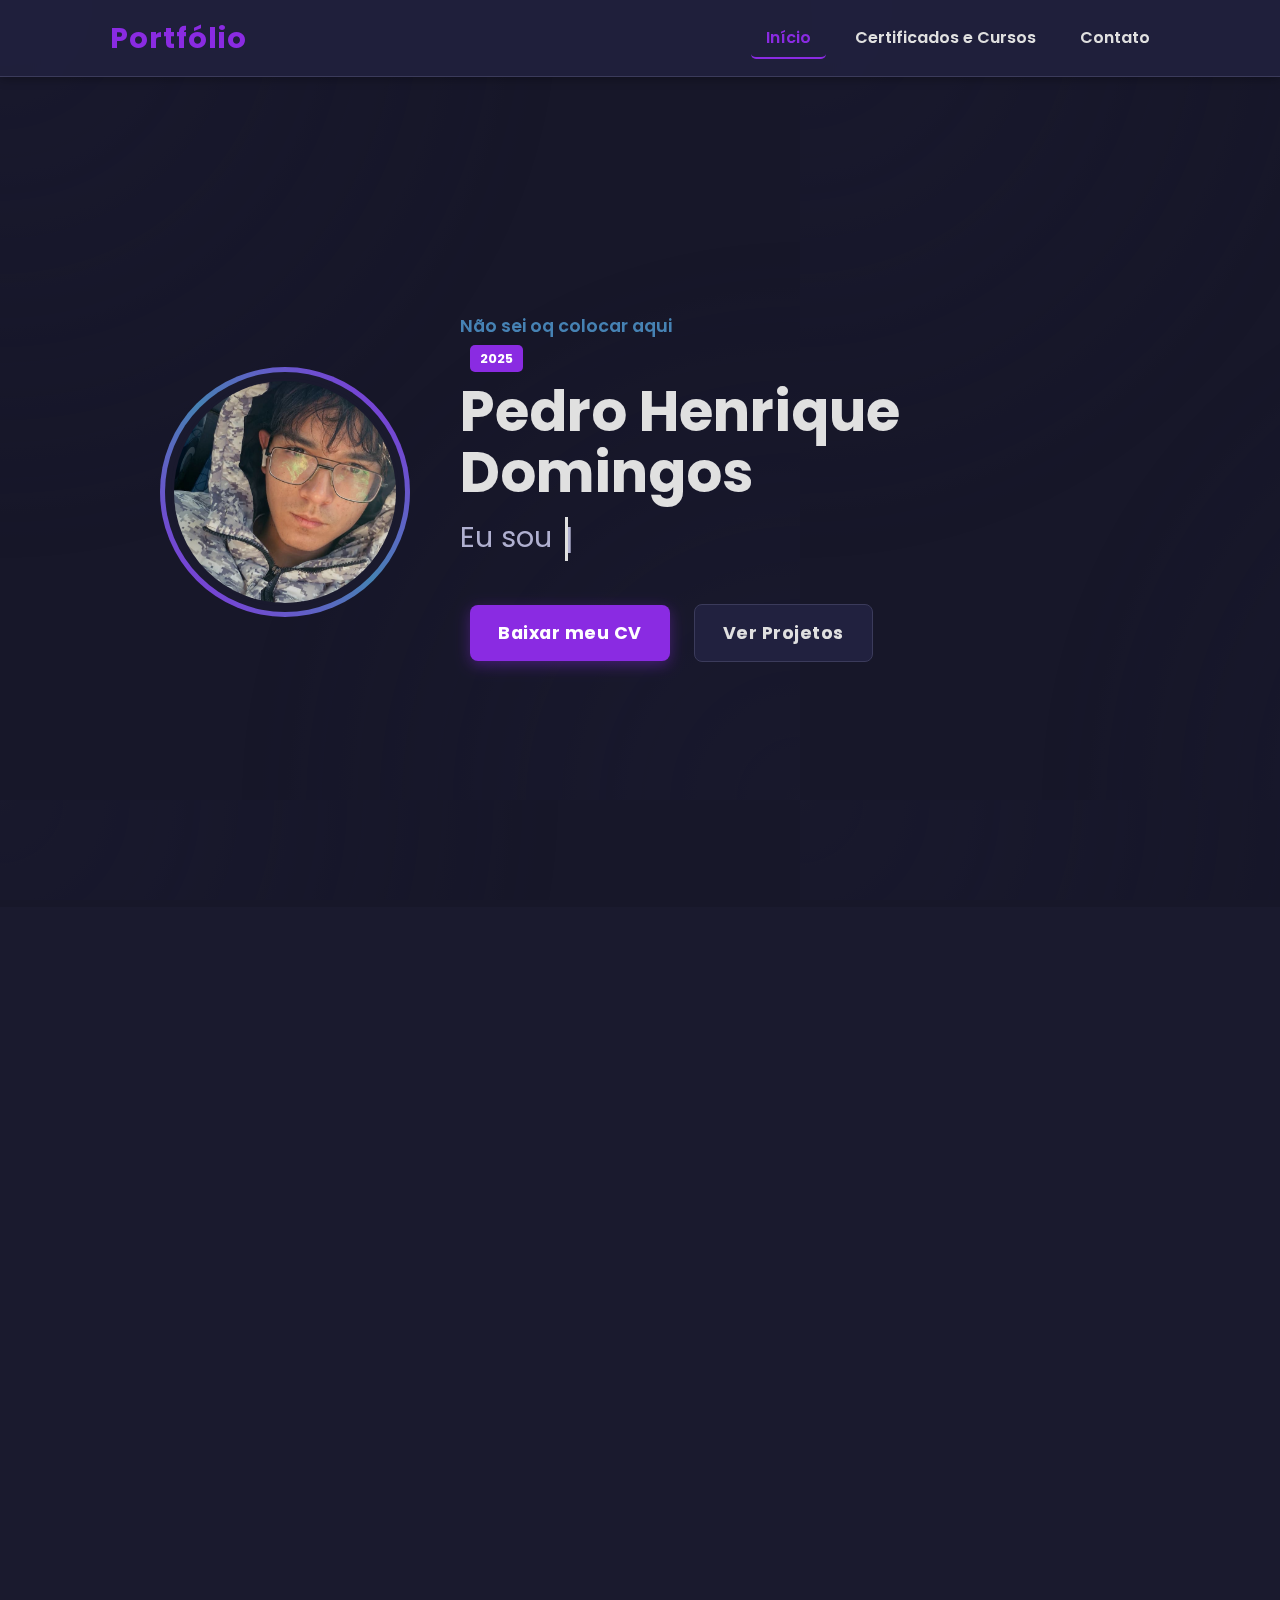
<file: index.html>
<!DOCTYPE html>
<html lang="pt-br">
<head>
    <meta charset="UTF-8">
    <meta name="viewport" content="width=device-width, initial-scale=1.0">
    <title>Pedro Domingos - Portfólio</title>
    <link rel="stylesheet" href="css/style.css">
    <link href="https://fonts.googleapis.com/css2?family=Poppins:wght@400;600;700&display=swap" rel="stylesheet">
    <link href="https://fonts.googleapis.com/css2?family=Inter:wght@400;700&display=swap" rel="stylesheet">
</head>
<body>
    
    <div id="particles-background"></div> <nav>
        <div class="container">
            <a href="index.html" class="logo">Portfólio</a>
            <div class="nav-links">
                <a href="index.html" class="active">Início</a>
                <a href="certificados.html">Certificados e Cursos</a>
                <a href="index.html#contato">Contato</a>
            </div>
        </div>
    </nav>

    <section id="hero" class="fade-in">
        <div class="container hero-content">
            <div class="hero-avatar">
                <div class="avatar-border">
                    <img src="perfil/perfil1.jpeg" alt="Pedro Henrique Domingos" class="avatar-img">
                </div>
            </div>
            <div class="hero-text">
                <span class="greeting">Não sei oq colocar aqui</span>
                <span class="year-badge">2025</span>
                <h1>Pedro Henrique Domingos</h1>
                <p>Eu sou <span id="typed-text"></span><span class="cursor">|</span></p>
                <div class="hero-botoes">
                    <a href="assets/Pedro CV06.pdf" download class="btn btn-primary">Baixar meu CV</a>
                    <a href="#projetos" class="btn btn-secondary">Ver Projetos</a>
                </div>
            </div>
        </div>
    </section>

    <section id="sobre" class="scroll-animate">
        <div class="container">
            <h2>Sobre Mim</h2>
            <div class="sobre-conteudo">
                <div class="sobre-texto">
                    <p>Olá! Sou Pedro, um estudante de Engenharia de Software e Técnico em Informática apaixonado por tecnologia e pronto para meu primeiro desafio profissional na área de T.I..</p>
                    <p>Meu objetivo é me juntar a uma startup ou empresa de tecnologia onde eu possa aplicar meu conhecimento, aprender rapidamente e contribuir para projetos inovadores.</p>
                    <p>Com uma formação que também inclui um Técnico em Administração, trago uma visão organizada e analítica, entendendo não só o código, mas como a tecnologia resolve problemas de negócio. Estou constantemente me atualizando, com foco recente em Fundamentos de Python e Programação com IA Generativa pelo Senai.</p>
                </div>
                <div class="sobre-habilidades">
                    <h3>Habilidades Chave</h3>
                    <ul>
                        <li>Python </li>
                        <li>SQL </li>
                        <li>VBA </li>
                        <li> C </li>
                        <li> JS </li>
                        <li>Conceitos de IA Generativa</li>
                        <li>Git e VS Code</li>
                        <li>Hardware e Software</li>
                        <li>Familiaridade com Windows</li>
                        <li>Pacote Office</li>
                    </ul>
                </div>
            </div>
        </div>
    </section>

    <section id="projetos" class="scroll-animate">
        <div class="container">
            <h2>Meus Trabalhos</h2>
            <p class="subtitulo-secao">Como estudante, estou focado em construir projetos práticos para aplicar o que aprendo na faculdade e nos cursos técnicos. Abaixo estão alguns dos trabalhos que desenvolvi:</p>
            
        <div class="projeto-card">
    <h3>Project AXII</h3>
    <p>Descrição do projeto AXII:  olução tecnológica completa que centralize e automatize o gerenciamento de recursos, permitindo que professores e instituições trabalhem de forma mais organizada, eficiente e prática..</p>
    <p><strong>Tecnologias:</strong> HTML, CSS, JavaScript</p>
    
    <div class="projeto-botoes">
        <a href="https://project-axii.github.io/Project-axii-site/" target="_blank" class="btn-projeto">
            Ver Site
        </a>
    </div>
</div>

<!--
<div class="projeto-card">
                    <h3>[não sei]</h3>
                    <p>não sei</p>
                    <p><strong>Tecnologias:</strong> não sei</p>
                    <div class="projeto-botoes">
                        <a href="#" class="btn-projeto">GitHub</a>
                    </div>
                </div>
            </div>
        </div>
    </section>-->

    <section id="contato" class="scroll-animate">
        <div class="container">
            <h2>Vamos Conversar?</h2>
            <p>Estou buscando ativamente minha primeira oportunidade (estágio, trainee ou júnior) em empresas de tecnologia e startups.</p>
            <p>Se você acredita que meu perfil se encaixa na sua equipe, vamos nos conectar!</p>
            
            <ul class="contato-lista">
                <li><a href="mailto:Pedrod07122005@gmail.com">E-mail: Pedrod07122005@gmail.com</a></li>
                <li><a href="http://www.linkedin.com/in/pedro-henrique-domingos-386ab0237" target="_blank">LinkedIn</a></li>
                <li>Localização: Ribeirão Pires-SP</li>
            </ul>
        </div>
    </section>

    <footer>
        <p>&copy; 2025 Pedro Henrique Domingos. Feito com HTML, CSS e GitHub Pages.</p>
    </footer>

    <script>
        
        const typedTextSpan = document.getElementById("typed-text");
        const textArray = ["um Estudante de Engenharia de Software.", "um Desenvolvedor em Formação.", "Nascido e criado no python"];
        const typingDelay = 100;
        const erasingDelay = 50;
        const newTextDelay = 2000;
        let textArrayIndex = 0;
        let charIndex = 0;

        function type() {
            if (charIndex < textArray[textArrayIndex].length) {
                if(!typedTextSpan.classList.contains("typing")) typedTextSpan.classList.add("typing");
                typedTextSpan.textContent += textArray[textArrayIndex].charAt(charIndex);
                charIndex++;
                setTimeout(type, typingDelay);
            } else {
                typedTextSpan.classList.remove("typing");
                setTimeout(erase, newTextDelay);
            }
        }

        function erase() {
            if (charIndex > 0) {
                if(!typedTextSpan.classList.contains("typing")) typedTextSpan.classList.add("typing");
                typedTextSpan.textContent = textArray[textArrayIndex].substring(0, charIndex - 1);
                charIndex--;
                setTimeout(erase, erasingDelay);
            } else {
                typedTextSpan.classList.remove("typing");
                textArrayIndex++;
                if(textArrayIndex >= textArray.length) textArrayIndex = 0;
                setTimeout(type, typingDelay + 1100);
            }
        }

        document.addEventListener("DOMContentLoaded", function() {
            if(textArray.length) setTimeout(type, newTextDelay + 250);
        });

        
        const scrollAnimateElements = document.querySelectorAll('.scroll-animate');

        const observer = new IntersectionObserver((entries) => {
            entries.forEach(entry => {
                if (entry.isIntersecting) {
                    entry.target.classList.add('visible');
                } else {
                    entry.target.classList.remove('visible');
                }
            });
        }, {
            threshold: 0.2
        });

        scrollAnimateElements.forEach(el => observer.observe(el));

        
        const heroSection = document.getElementById('hero');
        heroSection.classList.add('visible');
    </script>
</body>
</html>
</file>
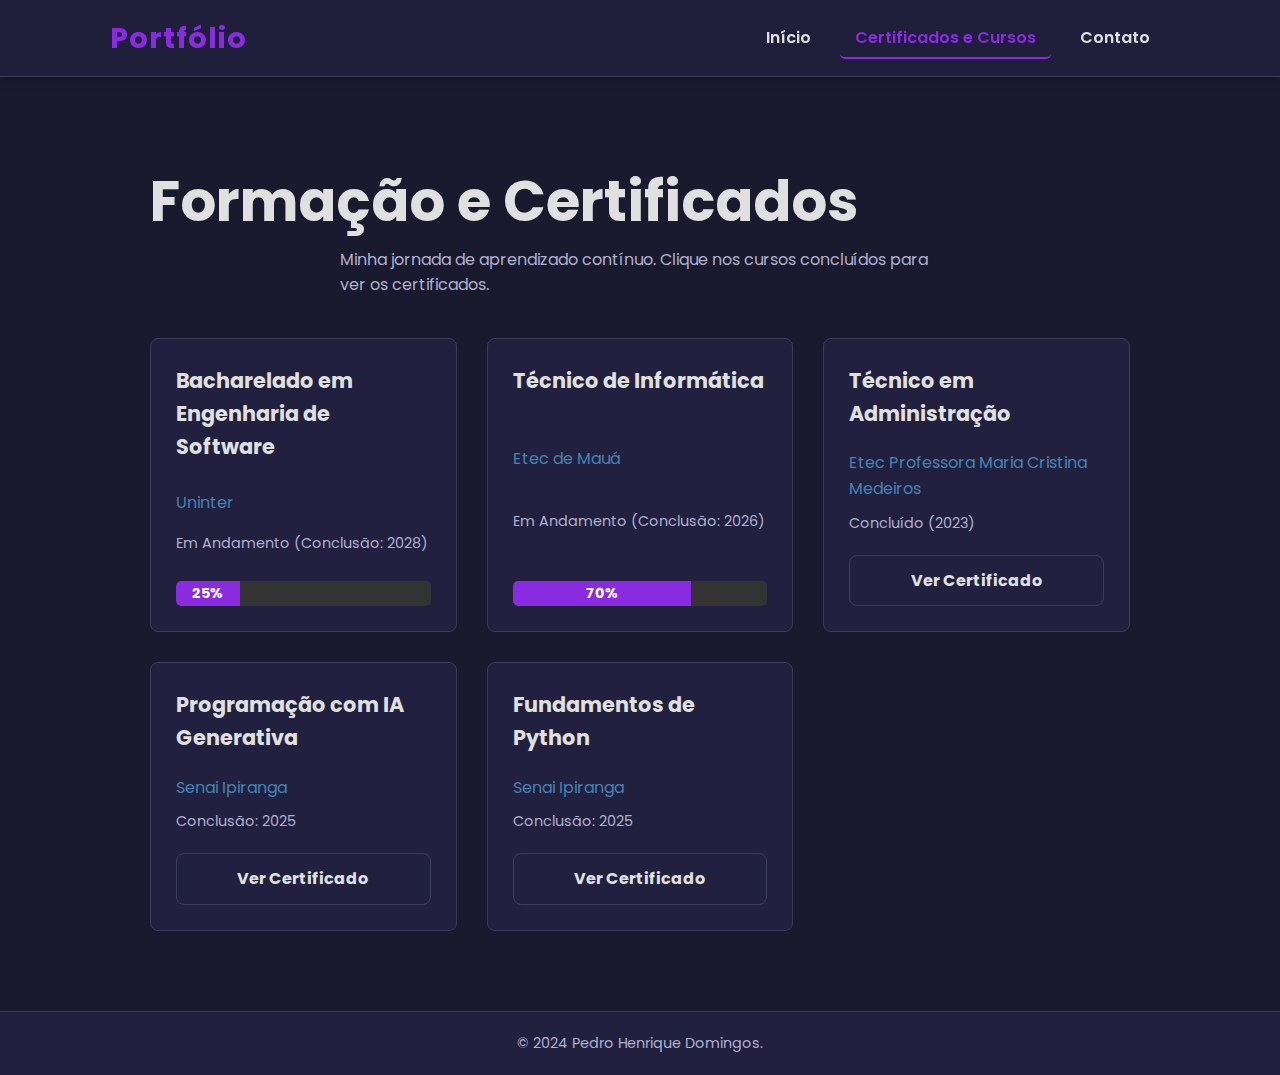
<file: certificados.html>
<!DOCTYPE html>
<html lang="pt-br">
<head>
    <meta charset="UTF-8">
    <meta name="viewport" content="width=device-width, initial-scale=1.0">
    <title>Certificados - Pedro H. Domingos</title>
    <link rel="stylesheet" href="css/style.css">
    <link href="https://fonts.googleapis.com/css2?family=Poppins:wght@400;600;700&display=swap" rel="stylesheet">
    <link href="https://fonts.googleapis.com/css2?family=Inter:wght@400;700&display=swap" rel="stylesheet">
</head>
<body>

    <nav>
        <div class="container">
            <a href="index.html" class="logo">Portfólio</a>
            <div class="nav-links">
                <a href="index.html">Início</a>
                <a href="certificados.html" class="active">Certificados e Cursos</a>
                <a href="index.html#contato">Contato</a>
            </div>
        </div>
    </nav>

    <main class="page-content">
        <div class="container">
            <h1>Formação e Certificados</h1>
            <p class="subtitulo-secao">Minha jornada de aprendizado contínuo. Clique nos cursos concluídos para ver os certificados.</p>

            <div class="cert-grid">
                
                <div class="cert-card em-andamento">
                    <h3>Bacharelado em Engenharia de Software</h3>
                    <p class="instituicao">Uninter</p>
                    <p class="status">Em Andamento (Conclusão: 2028)</p>
                    
                    <div class="progress-bar-container">
                        <div class="progress-bar" style="width: 25%;">25%</div>
                    </div>
                </div>

                <div class="cert-card em-andamento">
                    <h3>Técnico de Informática</h3>
                    <p class="instituicao">Etec de Mauá</p>
                    <p class="status">Em Andamento (Conclusão: 2026)</p>
                    
                    <div class="progress-bar-container">
                        <div class="progress-bar" style="width: 70%;">70%</div>
                    </div>
                </div>

                <div class="cert-card concluido">
                    <h3>Técnico em Administração</h3>
                    <p class="instituicao">Etec Professora Maria Cristina Medeiros</p>
                    <p class="status">Concluído (2023)</p>
                    
                    <a href="img/CERTIFICADO-DE-ADMIN.pdf" target="_blank" class="btn-certificado">Ver Certificado</a>
                </div>

                <div class="cert-card concluido">
                    <h3>Programação com IA Generativa</h3>
                    <p class="instituicao">Senai Ipiranga</p>
                    <p class="status">Conclusão: 2025 </p>
                    
                    <a href="img/Certificado_Programação em Inteligência Artificial Generativ.pdf" target="_blank" class="btn-certificado">Ver Certificado</a>
                </div>

                <div class="cert-card concluido">
                    <h3>Fundamentos de Python</h3>
                    <p class="instituicao">Senai Ipiranga</p>
                    <p class="status">Conclusão: 2025 </p>
                    
                    <a href="img/Certificado_Fundamentos do Python.pdf" target="_blank" class="btn-certificado">Ver Certificado</a>
                </div>

            </div> </div>
    </main>

    <footer>
        <p>&copy; 2024 Pedro Henrique Domingos.</p>
    </footer>

</body>
</html>
</file>
<file: css/style.css>
:root {
    --bg-primary: #1a1a2e;
    --bg-secondary: #21213f;
    --text-light: #e0e0e0;
    --text-medium: #b0b0d0;
    --accent-purple: #8a2be2;
    --accent-blue: #4682b4;
    --border-color: #3b3b5b;
    --code-font: 'Fira Code', 'Cascadia Code', monospace;
}


* {
    margin: 0;
    padding: 0;
    box-sizing: border-box;
}

html {
    scroll-behavior: smooth;
}

body {
    font-family: 'Poppins', 'Inter', sans-serif;
    background-color: var(--bg-primary);
    color: var(--text-light);
    line-height: 1.6;
    overflow-x: hidden;
}

.container {
    max-width: 1100px; 
    margin: 0 auto;
    padding: 0 20px;
}


#particles-background {
    position: fixed;
    top: 0;
    left: 0;
    width: 100%;
    height: 100%;
    background-image: radial-gradient(circle at top left, var(--bg-secondary) 0%, transparent 50%),
                    radial-gradient(circle at bottom right, var(--bg-secondary) 0%, transparent 50%);
    background-size: 800px 800px;
    opacity: 0.3; /* Mais sutil */
    animation: moveBackground 60s linear infinite; /* Animação lenta */
    z-index: -1; /* Fica atrás de todo o conteúdo */
}

@keyframes moveBackground {
    0% { background-position: 0% 0%; }
    25% { background-position: 100% 0%; }
    50% { background-position: 100% 100%; }
    75% { background-position: 0% 100%; }
    100% { background-position: 0% 0%; }
}


/* ==== NAVEGAÇÃO ==== */
nav {
    background-color: rgba(33, 33, 63, 0.8);
    backdrop-filter: blur(10px);
    padding: 15px 0;
    position: sticky;
    top: 0;
    z-index: 100;
    border-bottom: 1px solid var(--border-color);
    box-shadow: 0 2px 10px rgba(0, 0, 0, 0.3);
}

nav .container {
    display: flex;
    justify-content: space-between;
    align-items: center;
}

nav .logo {
    font-size: 1.8rem;
    font-weight: 700;
    color: var(--accent-purple);
    text-decoration: none;
    letter-spacing: 1px;
}

nav .nav-links a {
    color: var(--text-light);
    text-decoration: none;
    padding: 10px 15px;
    margin: 0 5px;
    font-weight: 600;
    border-radius: 5px;
    transition: background-color 0.3s, color 0.3s;
}

nav .nav-links a:hover {
    background-color: var(--bg-secondary);
    color: var(--accent-blue);
}

nav .nav-links a.active {
    color: var(--accent-purple);
    border-bottom: 2px solid var(--accent-purple);
    padding-bottom: 8px;
}


section {
    padding: 80px 0;
    text-align: center;
    position: relative;
}

section:nth-of-type(odd) {
    background-color: rgba(0, 0, 0, 0.1);
}

h1, h2, h3 {
    color: var(--text-light);
    margin-bottom: 20px;
    font-family: 'Poppins', sans-serif;
}

h1 { font-size: 3.5rem; }
h2 {
    font-size: 2.5rem;
    border-bottom: 3px solid var(--accent-purple);
    display: inline-block;
    padding-bottom: 10px;
    margin-bottom: 40px;
}
h3 { font-size: 1.7rem; }


#hero {
    min-height: calc(100vh - 70px);
    display: flex;
    flex-direction: column;
    justify-content: center;
    align-items: center;
    text-align: center;
    padding: 20px;
    opacity: 0;
    transform: translateY(20px);
    transition: opacity 1s ease-out, transform 1s ease-out;
}
#hero.visible {
    opacity: 1;
    transform: translateY(0);
}

.hero-content {
    display: flex;
    flex-wrap: wrap;
    justify-content: center;
    align-items: center;
    gap: 50px;
    max-width: 1000px;
    text-align: left;
}

.hero-avatar {
    position: relative;
    width: 250px;
    height: 250px;
    border-radius: 50%;
    padding: 5px;
    background: linear-gradient(45deg, var(--accent-purple), var(--accent-blue), var(--accent-purple)); /* Borda degradê */
    animation: rotateBorder 4s linear infinite; /* Animação da borda */
}

.avatar-border {
    width: 100%;
    height: 100%;
    border-radius: 50%;
    background-color: var(--bg-primary);
    display: flex;
    justify-content: center;
    align-items: center;
    overflow: hidden;
}

.avatar-img {
    width: 95%;
    height: 95%;
    border-radius: 50%;
    object-fit: cover;
    border: 3px solid var(--bg-primary);
}

@keyframes rotateBorder {
    0% { transform: rotate(0deg); }
    100% { transform: rotate(360deg); }
}

.hero-text {
    flex: 1;
    min-width: 300px;
}

.greeting {
    color: var(--accent-blue);
    font-weight: 600;
    font-size: 1.1rem;
    display: block;
    margin-bottom: 5px;
}

.year-badge {
    background-color: var(--accent-purple);
    color: white;
    padding: 5px 10px;
    border-radius: 5px;
    font-size: 0.8rem;
    font-weight: bold;
    margin-left: 10px;
}

#hero h1 {
    font-size: 3.5rem;
    margin-top: 10px;
    margin-bottom: 10px;
    line-height: 1.1;
}

#hero p {
    font-size: 1.8rem;
    color: var(--text-medium);
    margin-bottom: 30px;
    min-height: 50px;
}


#typed-text {
    color: var(--accent-purple);
    font-weight: 600;
}
.cursor {
    display: inline-block;
    background-color: var(--text-light);
    margin-left: 5px;
    width: 3px;
    animation: blink 0.7s infinite;
    height: 1.5em;
    vertical-align: middle;
}
.typed-text.typing .cursor {
    animation: none;
}
@keyframes blink {
    0% { background-color: var(--text-light); }
    49% { background-color: var(--text-light); }
    50% { background-color: transparent; }
    99% { background-color: transparent; }
    100% { background-color: var(--text-light); }
}


.btn, .btn-primary, .btn-secondary {
    padding: 14px 28px;
    text-decoration: none;
    font-weight: bold;
    border-radius: 8px;
    margin: 10px;
    display: inline-block;
    transition: transform 0.3s, background-color 0.3s, box-shadow 0.3s;
    cursor: pointer;
    border: none;
    font-family: 'Poppins', sans-serif;
    font-size: 1.1rem;
    letter-spacing: 0.5px;
}

.btn-primary {
    background-color: var(--accent-purple);
    color: white;
    box-shadow: 0 4px 15px rgba(138, 43, 226, 0.4);
}
.btn-primary:hover {
    background-color: #7a1ee0;
    transform: translateY(-3px);
    box-shadow: 0 6px 20px rgba(138, 43, 226, 0.6);
}

.btn-secondary {
    background-color: var(--bg-secondary);
    color: var(--text-light);
    border: 1px solid var(--border-color);
}
.btn-secondary:hover {
    background-color: #3b3b5b;
    transform: translateY(-3px);
    box-shadow: 0 6px 20px rgba(0, 0, 0, 0.3);
}


.scroll-animate {
    opacity: 0;
    transform: translateY(50px);
    transition: opacity 0.8s ease-out, transform 0.8s ease-out;
}
.scroll-animate.visible {
    opacity: 1;
    transform: translateY(0);
}



.sobre-conteudo {
    display: flex;
    flex-wrap: wrap;
    gap: 40px;
    text-align: left;
    max-width: 900px;
    margin: 0 auto;
}
.sobre-texto { flex: 2; }
.sobre-texto p { margin-bottom: 15px; color: var(--text-medium); }

.sobre-habilidades { flex: 1; min-width: 250px; }
.sobre-habilidades ul { list-style-type: none; }
.sobre-habilidades li {
    background-color: var(--bg-secondary);
    padding: 10px;
    margin-bottom: 8px;
    border-radius: 5px;
    color: var(--text-light);
    border-left: 3px solid var(--accent-blue);
    padding-left: 15px;
}



.subtitulo-secao {
    max-width: 600px;
    margin: -20px auto 40px auto;
    color: var(--text-medium);
}

.projetos-grid {
    display: grid;
    grid-template-columns: repeat(auto-fit, minmax(300px, 1fr));
    gap: 30px;
}

.projeto-card {
    background-color: var(--bg-secondary);
    padding: 25px;
    border-radius: 8px;
    text-align: left;
    border: 1px solid var(--border-color);
    transition: transform 0.3s, box-shadow 0.3s;
    display: flex;
    flex-direction: column;
    justify-content: space-between;
}

.projeto-card:hover {
    transform: translateY(-8px);
    box-shadow: 0 8px 20px rgba(0, 0, 0, 0.4);
}

.projeto-card h3 { color: var(--accent-purple); margin-bottom: 10px; }
.projeto-card p { margin-bottom: 15px; color: var(--text-medium); }
.projeto-card strong { color: var(--text-light); }

.btn-projeto {
    padding: 10px 20px;
    text-decoration: none;
    font-weight: bold;
    border-radius: 5px;
    background-color: var(--accent-blue);
    color: white;
    display: inline-block;
    align-self: flex-start;
    margin-top: auto;
}
.btn-projeto:hover { background-color: #3b6b90; }



#contato p {
    max-width: 600px;
    margin: 0 auto 30px auto;
    color: var(--text-medium);
}
.contato-lista {
    list-style: none;
    font-size: 1.1rem;
}
.contato-lista li { margin: 15px 0; }
.contato-lista a {
    color: var(--accent-purple);
    text-decoration: none;
    font-weight: bold;
}
.contato-lista a:hover { text-decoration: underline; }



.page-content {
    max-width: 1100px;
    margin: 40px auto;
    padding: 40px;
    background-color: var(--bg-primary);
    border-radius: 8px;
}

.cert-grid {
    display: grid;
    grid-template-columns: repeat(auto-fit, minmax(300px, 1fr));
    gap: 30px;
    margin-top: 40px;
}

.cert-card {
    background-color: var(--bg-secondary);
    padding: 25px;
    border-radius: 8px;
    border: 1px solid var(--border-color);
    display: flex;
    flex-direction: column;
    justify-content: space-between;
    text-align: left;
}

.cert-card h3 {
    font-size: 1.3rem;
    color: var(--text-light);
}
.cert-card .instituicao {
    font-size: 1rem;
    color: var(--accent-blue);
    margin-bottom: 10px;
}
.cert-card .status {
    font-size: 0.9rem;
    color: var(--text-medium);
    margin-bottom: 20px;
}


.progress-bar-container {
    background-color: #333;
    border-radius: 5px;
    height: 25px;
    width: 100%;
    overflow: hidden;
}

.progress-bar {
    background-color: var(--accent-purple);
    height: 100%;
    line-height: 25px;
    text-align: center;
    color: white;
    font-weight: bold;
    font-size: 0.9rem;
    border-radius: 5px 0 0 5px;
    transition: width 0.5s ease-in-out;
}


footer {
    text-align: center;
    padding: 20px;
    background-color: var(--bg-secondary);
    border-top: 1px solid var(--border-color);
    margin-top: 40px;
    font-size: 0.9rem;
    color: var(--text-medium);
}



@media (max-width: 768px) {
    h1 { font-size: 2.5rem; }
    h2 { font-size: 2rem; margin-bottom: 30px; }
    #hero p { font-size: 1.5rem; }

    .hero-content {
        flex-direction: column;
        text-align: center;
    }
    .hero-text {
        min-width: unset;
        margin-top: 30px;
    }
    .hero-avatar {
        width: 200px;
        height: 200px;
    }

    .sobre-conteudo {
        flex-direction: column;
        text-align: center;
    }
    .sobre-habilidades ul { padding-left: 0; }
    .sobre-habilidades li {
        text-align: left;
    }

    nav .nav-links {
        flex-direction: column;
        width: 100%;
        margin-top: 10px;
    }
    nav .nav-links a {
        margin: 5px 0;
        width: 100%;
        text-align: center;
    }
}
@media (max-width: 480px) {
    h1 { font-size: 2rem; }
    h2 { font-size: 1.8rem; }
    #hero p { font-size: 1.2rem; }

    .btn, .btn-primary, .btn-secondary {
        padding: 10px 20px;
        font-size: 1rem;
    }
}

.btn-certificado {
    display: inline-block;
    padding: 12px 24px;
    text-decoration: none;
    font-weight: bold;
    border-radius: 8px;
    font-family: 'Poppins', sans-serif;
    font-size: 1rem;
    text-align: center;
    
    background-color: var(--bg-secondary);
    color: var(--text-light);
    border: 1px solid var(--border-color);
    
    margin-top: auto;
    
    /* Prepara o botão para a animação */
    transition: transform 0.3s ease, background-color 0.3s ease, box-shadow 0.3s ease;
}


.btn-certificado:hover {
    transform: translateY(-3px);
    
    background-color: var(--accent-purple);
    color: white;
    border-color: var(--accent-purple);
    
    box-shadow: 0 6px 15px rgba(138, 43, 226, 0.4);
}
</file>
